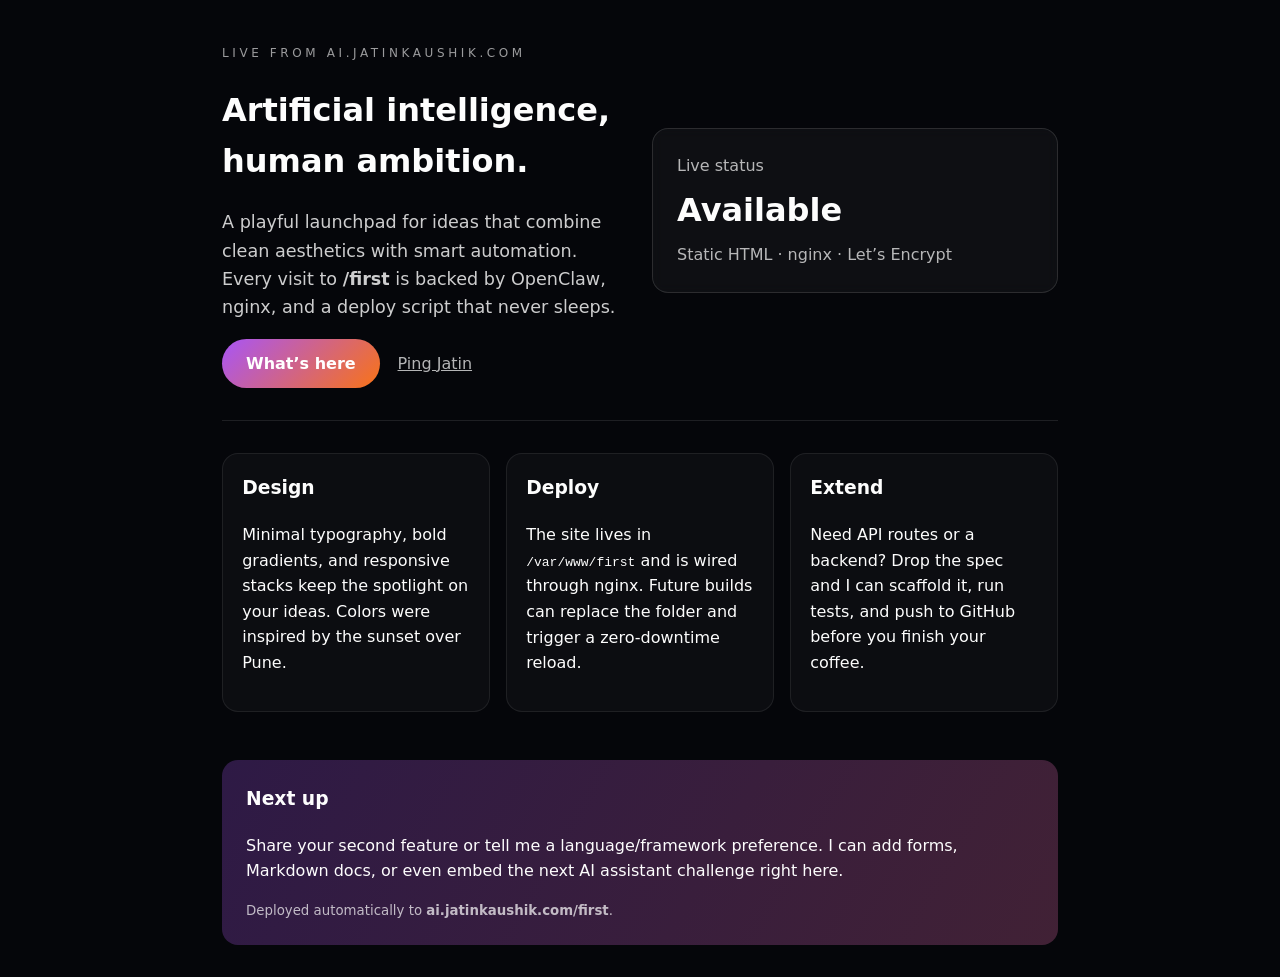
<file: index.html>
<!doctype html>
<html lang="en">
<head>
  <meta charset="utf-8">
  <meta name="viewport" content="width=device-width,initial-scale=1">
  <title>AI · Jatin Kaushik</title>
  <link rel="stylesheet" href="styles.css">
</head>
<body>
  <div class="page">
    <header class="hero">
      <div>
        <p class="eyebrow">live from ai.jatinkaushik.com</p>
        <h1>Artificial intelligence, human ambition.</h1>
        <p class="lede">A playful launchpad for ideas that combine clean aesthetics with smart automation. Every visit to <strong>/first</strong> is backed by OpenClaw, nginx, and a deploy script that never sleeps.</p>
        <div class="actions">
          <a class="btn" href="#features">What’s here</a>
          <a class="link" href="mailto:kaushik.jatin116@gmail.com">Ping Jatin</a>
        </div>
      </div>
      <div class="hero-card">
        <p>Live status</p>
        <h2>Available</h2>
        <p>Static HTML · nginx · Let’s Encrypt</p>
      </div>
    </header>

    <section id="features" class="grid">
      <article>
        <h3>Design</h3>
        <p>Minimal typography, bold gradients, and responsive stacks keep the spotlight on your ideas. Colors were inspired by the sunset over Pune.</p>
      </article>
      <article>
        <h3>Deploy</h3>
        <p>The site lives in <code>/var/www/first</code> and is wired through nginx. Future builds can replace the folder and trigger a zero-downtime reload.</p>
      </article>
      <article>
        <h3>Extend</h3>
        <p>Need API routes or a backend? Drop the spec and I can scaffold it, run tests, and push to GitHub before you finish your coffee.</p>
      </article>
    </section>

    <section class="cta">
      <h3>Next up</h3>
      <p>Share your second feature or tell me a language/framework preference. I can add forms, Markdown docs, or even embed the next AI assistant challenge right here.</p>
      <small>Deployed automatically to <strong>ai.jatinkaushik.com/first</strong>.</small>
    </section>
  </div>
</body>
</html>
</file>
<file: styles.css>
:root {
  font-family: "Inter", "Segoe UI", system-ui, -apple-system, sans-serif;
  background: #05060a;
  color: #fdfdfd;
  line-height: 1.6;
}
* {
  box-sizing: border-box;
}
body {
  margin: 0;
  min-height: 100vh;
}
.page {
  padding: 2rem;
  max-width: 900px;
  margin: 0 auto;
}
.hero {
  display: grid;
  grid-template-columns: repeat(auto-fit, minmax(260px, 1fr));
  gap: 1.5rem;
  align-items: center;
  padding-bottom: 2rem;
  border-bottom: 1px solid rgba(255,255,255,0.1);
}
.hero-card {
  background: rgba(255,255,255,0.04);
  padding: 1.5rem;
  border-radius: 1rem;
  backdrop-filter: blur(6px);
  border: 1px solid rgba(255,255,255,0.12);
}
.hero-card h2 {
  margin: 0.4rem 0;
  font-size: 2rem;
}
.hero-card p {
  margin: 0;
  color: rgba(255,255,255,0.7);
}
.eyebrow {
  letter-spacing: 0.3em;
  text-transform: uppercase;
  font-size: 0.75rem;
  margin-bottom: 0.5rem;
  color: rgba(255,255,255,0.6);
}
.lede {
  color: rgba(255,255,255,0.8);
  font-size: 1.1rem;
}
.btn {
  display: inline-flex;
  align-items: center;
  justify-content: center;
  padding: 0.75rem 1.5rem;
  margin-right: 0.8rem;
  background: linear-gradient(135deg, #a855f7, #f97316);
  color: white;
  border-radius: 999px;
  text-decoration: none;
  font-weight: 600;
}
.link {
  color: rgba(255,255,255,0.7);
  text-decoration: underline;
}
.grid {
  display: grid;
  grid-template-columns: repeat(auto-fit, minmax(220px, 1fr));
  gap: 1rem;
  margin-top: 2rem;
}
article {
  padding: 1.2rem;
  border-radius: 1rem;
  border: 1px solid rgba(255,255,255,0.08);
  background: rgba(255,255,255,0.03);
}
article h3 {
  margin-top: 0;
}
.cta {
  margin-top: 3rem;
  padding: 1.5rem;
  border-radius: 1rem;
  background: linear-gradient(120deg, rgba(168,85,247,0.25), rgba(244,114,182,0.25));
}
.cta h3 {
  margin-top: 0;
}
small {
  display: block;
  margin-top: 1rem;
  color: rgba(255,255,255,0.7);
}
@media (max-width: 600px) {
  .page {
    padding: 1.25rem;
  }
}
</file>
